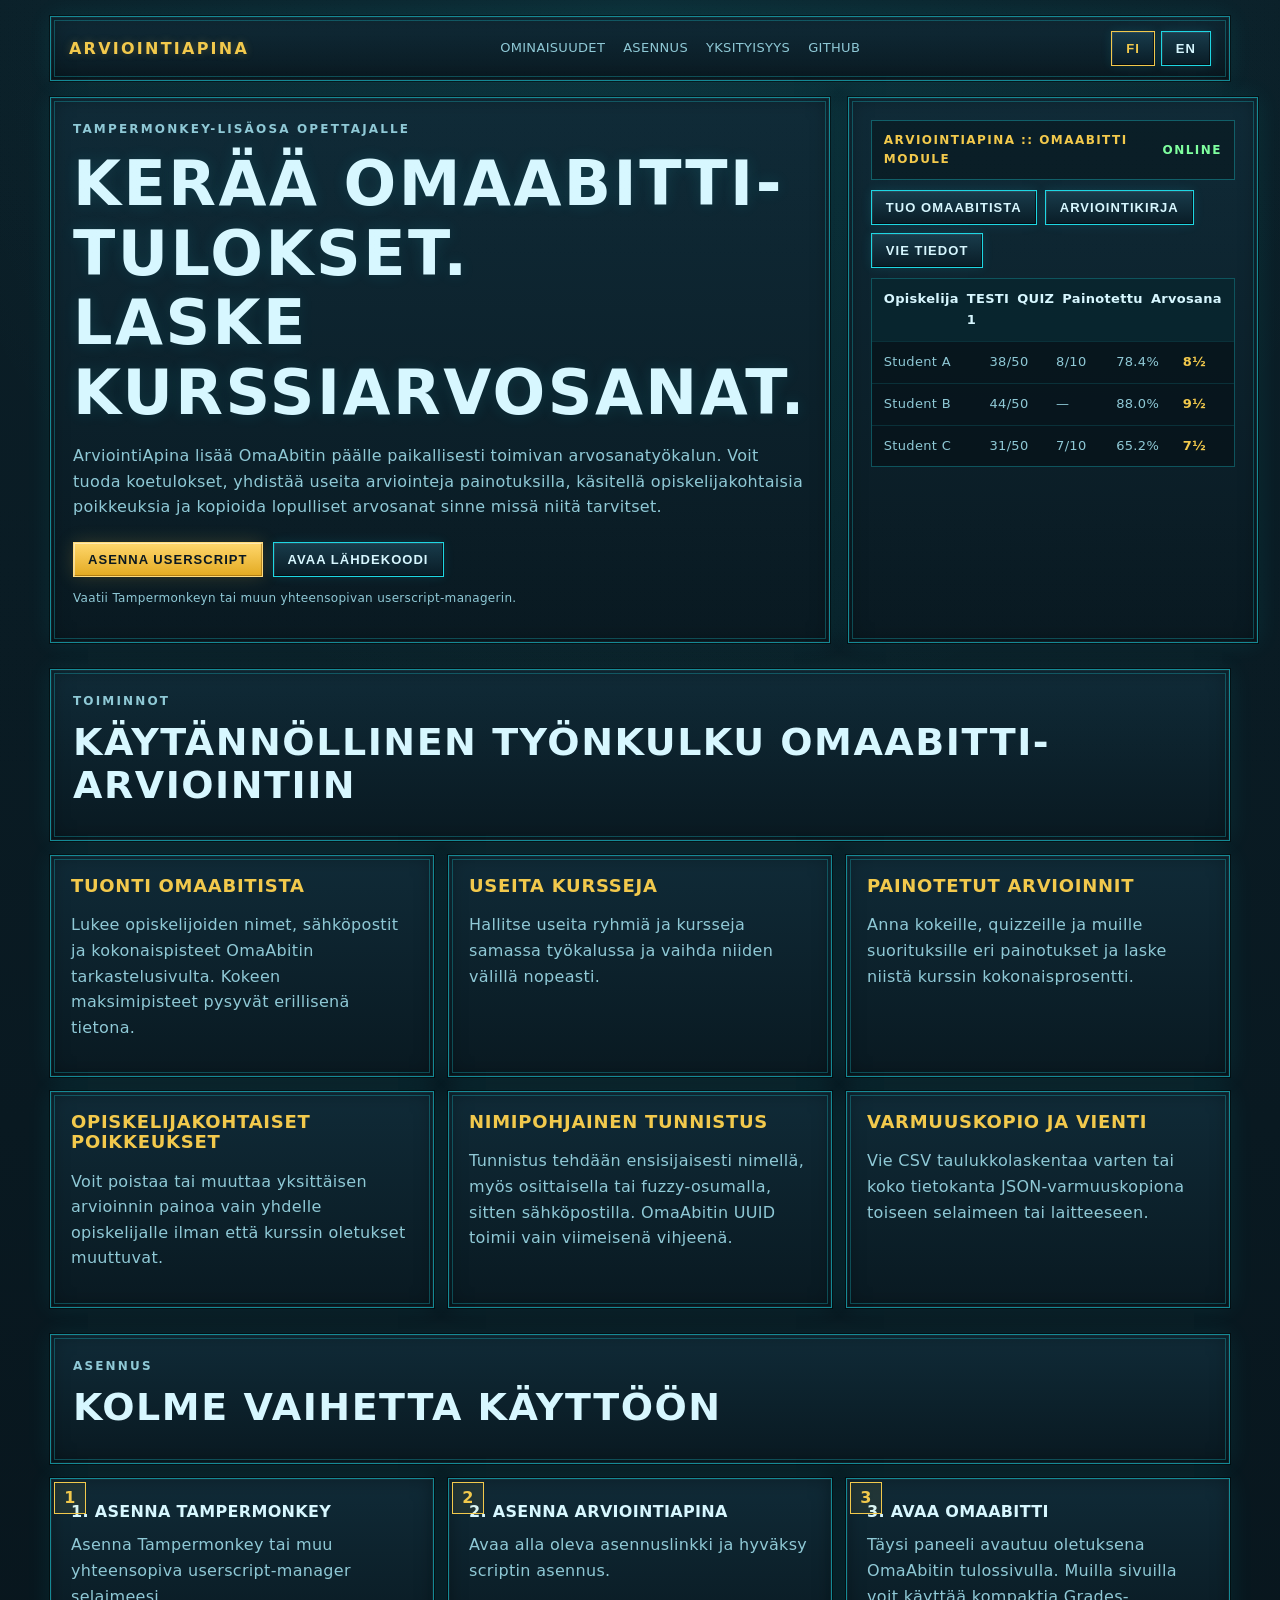
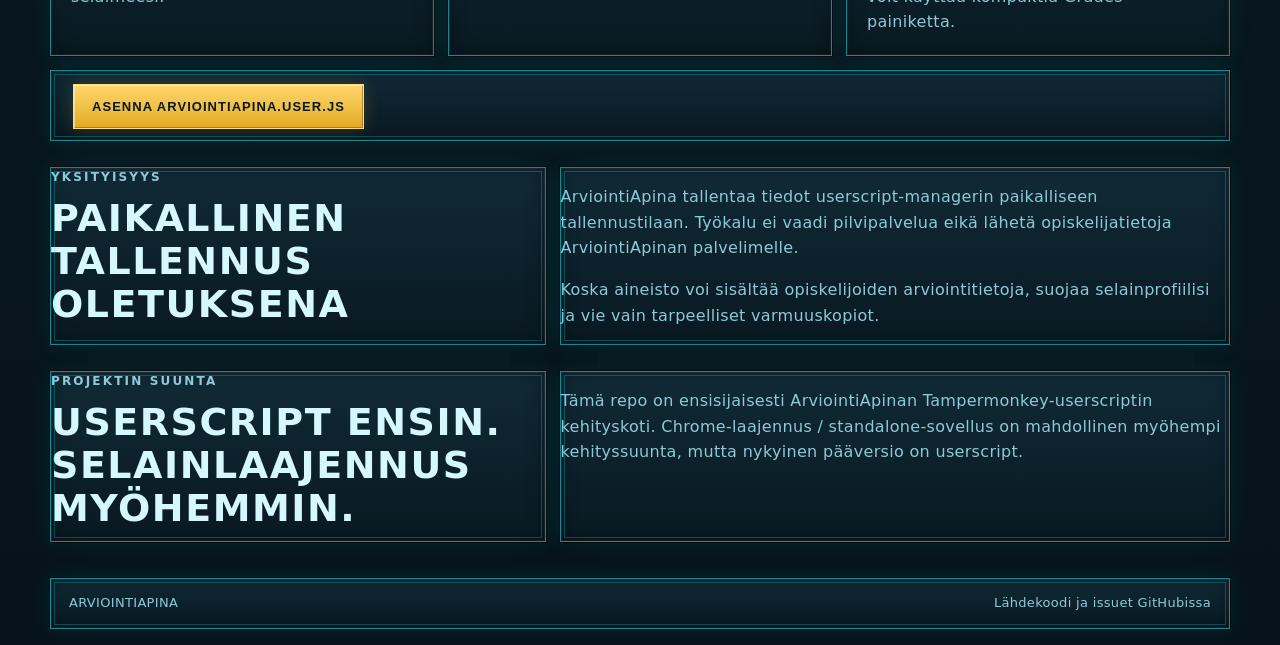
<file: web/index.html>
<!doctype html>
<html lang="fi">
<head>
  <meta charset="utf-8">
  <meta name="viewport" content="width=device-width,initial-scale=1">
  <meta name="description" content="ArviointiApina on paikallisesti toimiva Tampermonkey-työkalu OmaAbitti-arvioinnin ja kurssiarvosanojen hallintaan.">
  <title>ArviointiApina — OmaAbitti-arvioinnin apuri</title>
  <link rel="stylesheet" href="./styles.css">
  <script defer src="./site.js"></script>
</head>
<body>
  <div class="scanlines" aria-hidden="true"></div>

  <header class="site-header frame">
    <a class="brand" href="./">ARVIOINTIAPINA</a>

    <nav class="main-nav">
      <a href="#features" data-i18n="nav_features">Ominaisuudet</a>
      <a href="#install" data-i18n="nav_install">Asennus</a>
      <a href="#privacy" data-i18n="nav_privacy">Yksityisyys</a>
      <a href="https://github.com/ljrant/ArviointiApina">GitHub</a>
    </nav>

    <div class="lang-switch" aria-label="Kielivalinta">
      <button class="lang-btn active" data-lang="fi">FI</button>
      <button class="lang-btn" data-lang="en">EN</button>
    </div>
  </header>

  <main>
    <section class="hero">
      <div class="hero-copy panel">
        <p class="eyebrow" data-i18n="hero_eyebrow">Tampermonkey-lisäosa opettajalle</p>
        <h1 data-i18n="hero_title">Kerää OmaAbitti-tulokset.<br>Laske kurssiarvosanat.</h1>
        <p class="lead" data-i18n="hero_lead">
          ArviointiApina lisää OmaAbitin päälle paikallisesti toimivan arvosanatyökalun.
          Voit tuoda koetulokset, yhdistää useita arviointeja painotuksilla,
          käsitellä opiskelijakohtaisia poikkeuksia ja kopioida lopulliset arvosanat sinne missä niitä tarvitset.
        </p>

        <div class="actions">
          <a class="button primary" href="https://raw.githubusercontent.com/ljrant/ArviointiApina/main/userscript/ArviointiApina.user.js" data-i18n="hero_install">Asenna userscript</a>
          <a class="button" href="https://github.com/ljrant/ArviointiApina" data-i18n="hero_source">Avaa lähdekoodi</a>
        </div>

        <p class="fine" data-i18n="hero_fine">Vaatii Tampermonkeyn tai muun yhteensopivan userscript-managerin.</p>
      </div>

      <div class="mockup panel" aria-label="ArviointiApinan käyttöliittymäesikatselu">
        <div class="mock-titlebar">
          <span>ARVIOINTIAPINA :: OMAABITTI MODULE</span>
          <span class="status-dot">ONLINE</span>
        </div>

        <div class="mock-toolbar">
          <button data-i18n="mock_import">TUO OMAABITISTA</button>
          <button data-i18n="mock_gradebook">ARVIOINTIKIRJA</button>
          <button data-i18n="mock_export">VIE TIEDOT</button>
        </div>

        <div class="mock-window">
          <div class="mock-row mock-head">
            <span data-i18n="table_student">Opiskelija</span>
            <span>TESTI 1</span>
            <span>QUIZ</span>
            <span data-i18n="table_weighted">Painotettu</span>
            <span data-i18n="table_grade">Arvosana</span>
          </div>
          <div class="mock-row"><span>Student A</span><span>38/50</span><span>8/10</span><span>78.4%</span><strong>8½</strong></div>
          <div class="mock-row"><span>Student B</span><span>44/50</span><span>—</span><span>88.0%</span><strong>9½</strong></div>
          <div class="mock-row"><span>Student C</span><span>31/50</span><span>7/10</span><span>65.2%</span><strong>7½</strong></div>
        </div>
      </div>
    </section>

    <section id="features" class="section">
      <div class="section-heading panel">
        <p class="eyebrow" data-i18n="features_eyebrow">Toiminnot</p>
        <h2 data-i18n="features_title">Käytännöllinen työnkulku OmaAbitti-arviointiin</h2>
      </div>

      <div class="feature-grid">
        <article class="panel">
          <h3 data-i18n="f1_title">Tuonti OmaAbitista</h3>
          <p data-i18n="f1_text">Lukee opiskelijoiden nimet, sähköpostit ja kokonaispisteet OmaAbitin tarkastelusivulta. Kokeen maksimipisteet pysyvät erillisenä tietona.</p>
        </article>

        <article class="panel">
          <h3 data-i18n="f2_title">Useita kursseja</h3>
          <p data-i18n="f2_text">Hallitse useita ryhmiä ja kursseja samassa työkalussa ja vaihda niiden välillä nopeasti.</p>
        </article>

        <article class="panel">
          <h3 data-i18n="f3_title">Painotetut arvioinnit</h3>
          <p data-i18n="f3_text">Anna kokeille, quizzeille ja muille suorituksille eri painotukset ja laske niistä kurssin kokonaisprosentti.</p>
        </article>

        <article class="panel">
          <h3 data-i18n="f4_title">Opiskelijakohtaiset poikkeukset</h3>
          <p data-i18n="f4_text">Voit poistaa tai muuttaa yksittäisen arvioinnin painoa vain yhdelle opiskelijalle ilman että kurssin oletukset muuttuvat.</p>
        </article>

        <article class="panel">
          <h3 data-i18n="f5_title">Nimipohjainen tunnistus</h3>
          <p data-i18n="f5_text">Tunnistus tehdään ensisijaisesti nimellä, myös osittaisella tai fuzzy-osumalla, sitten sähköpostilla. OmaAbitin UUID toimii vain viimeisenä vihjeenä.</p>
        </article>

        <article class="panel">
          <h3 data-i18n="f6_title">Varmuuskopio ja vienti</h3>
          <p data-i18n="f6_text">Vie CSV taulukkolaskentaa varten tai koko tietokanta JSON-varmuuskopiona toiseen selaimeen tai laitteeseen.</p>
        </article>
      </div>
    </section>

    <section id="install" class="section">
      <div class="section-heading panel">
        <p class="eyebrow" data-i18n="install_eyebrow">Asennus</p>
        <h2 data-i18n="install_title">Kolme vaihetta käyttöön</h2>
      </div>

      <ol class="steps">
        <li class="panel">
          <strong data-i18n="s1_title">1. Asenna Tampermonkey</strong>
          <span data-i18n="s1_text">Asenna Tampermonkey tai muu yhteensopiva userscript-manager selaimeesi.</span>
        </li>
        <li class="panel">
          <strong data-i18n="s2_title">2. Asenna ArviointiApina</strong>
          <span data-i18n="s2_text">Avaa alla oleva asennuslinkki ja hyväksy scriptin asennus.</span>
        </li>
        <li class="panel">
          <strong data-i18n="s3_title">3. Avaa OmaAbitti</strong>
          <span data-i18n="s3_text">Täysi paneeli avautuu oletuksena OmaAbitin tulossivulla. Muilla sivuilla voit käyttää kompaktia Grades-painiketta.</span>
        </li>
      </ol>

      <div class="cta-panel panel">
        <a class="button primary large" href="https://raw.githubusercontent.com/ljrant/ArviointiApina/main/userscript/ArviointiApina.user.js" data-i18n="install_cta">Asenna ArviointiApina.user.js</a>
      </div>
    </section>

    <section id="privacy" class="section split">
      <div class="panel">
        <p class="eyebrow" data-i18n="privacy_eyebrow">Yksityisyys</p>
        <h2 data-i18n="privacy_title">Paikallinen tallennus oletuksena</h2>
      </div>

      <div class="panel">
        <p data-i18n="privacy_text1">ArviointiApina tallentaa tiedot userscript-managerin paikalliseen tallennustilaan. Työkalu ei vaadi pilvipalvelua eikä lähetä opiskelijatietoja ArviointiApinan palvelimelle.</p>
        <p data-i18n="privacy_text2">Koska aineisto voi sisältää opiskelijoiden arviointitietoja, suojaa selainprofiilisi ja vie vain tarpeelliset varmuuskopiot.</p>
      </div>
    </section>

    <section class="section split">
      <div class="panel">
        <p class="eyebrow" data-i18n="roadmap_eyebrow">Projektin suunta</p>
        <h2 data-i18n="roadmap_title">Userscript ensin. Selainlaajennus myöhemmin.</h2>
      </div>

      <div class="panel">
        <p data-i18n="roadmap_text">Tämä repo on ensisijaisesti ArviointiApinan Tampermonkey-userscriptin kehityskoti. Chrome-laajennus / standalone-sovellus on mahdollinen myöhempi kehityssuunta, mutta nykyinen pääversio on userscript.</p>
      </div>
    </section>
  </main>

  <footer class="site-footer frame">
    <span>ARVIOINTIAPINA</span>
    <a href="https://github.com/ljrant/ArviointiApina" data-i18n="footer_link">Lähdekoodi ja issuet GitHubissa</a>
  </footer>
</body>
</html>
</file>
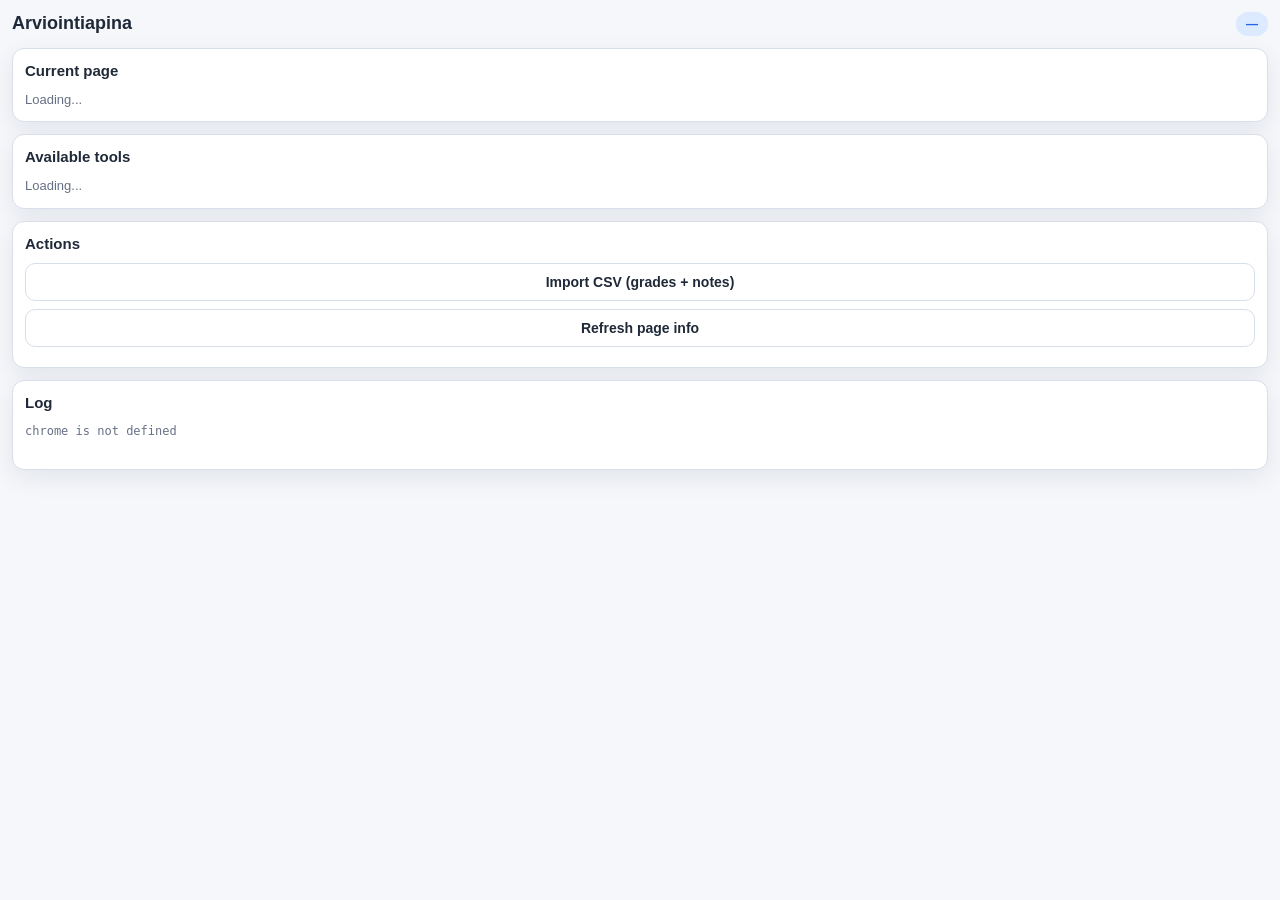
<file: src/sidepanel/sidepanel.html>
<!doctype html>
<html lang="en">
  <head>
    <meta charset="utf-8" />
    <title>Arviointiapina</title>
    <meta name="viewport" content="width=device-width, initial-scale=1" />

    <link rel="stylesheet" href="sidepanel.css" />
  </head>

  <body>
    <div class="app">
      <div class="app-header">
        <h1>Arviointiapina</h1>
        <div id="site-badge">—</div>
      </div>

      <div class="card">
        <h2>Current page</h2>
        <div id="current-page">Loading...</div>
      </div>

      <div class="card">
        <h2>Available tools</h2>
        <div id="tools-list" class="tool-list">Loading...</div>
      </div>

      <div class="card">
        <h2>Actions</h2>

        <!-- CSV import -->
        <input id="csv-file" type="file" accept=".csv,text/csv" />

        <button id="btn-upload-csv">
          Import CSV (grades + notes)
        </button>

        <button id="btn-refresh">
          Refresh page info
        </button>
      </div>

      <div class="card">
        <h2>Log</h2>
        <pre id="log"></pre>
      </div>
    </div>

    <script src="sidepanel.js"></script>
  </body>
</html>
</file>
<file: web/styles.css>
:root{
  --bg:#07131a;
  --bg2:#0b1f28;
  --panel:#0b202b;
  --panel2:#102b38;
  --line:#1ed6e3;
  --line-dim:#158995;
  --text:#d7f7ff;
  --text-dim:#8fc9d6;
  --accent:#f2c94c;
  --accent-2:#ff9f1c;
  --danger:#ff6b6b;
  --shadow:0 0 0 1px rgba(0,0,0,.5),0 0 24px rgba(0,255,255,.08);
  --inner:inset 0 0 0 1px rgba(255,255,255,.04),inset 0 0 18px rgba(0,0,0,.35);
}
*{box-sizing:border-box}
html{scroll-behavior:smooth}
body{
  margin:0;
  min-height:100vh;
  color:var(--text);
  background:
    radial-gradient(circle at top,rgba(31,214,227,.08),transparent 32%),
    linear-gradient(180deg,var(--bg2),var(--bg));
  font:16px/1.6 "Trebuchet MS","Verdana","Tahoma",system-ui,sans-serif;
  letter-spacing:.02em;
  overflow-x:hidden;
}
.scanlines{
  pointer-events:none;position:fixed;inset:0;z-index:9999;opacity:.12;
  background:repeating-linear-gradient(to bottom,rgba(255,255,255,.03) 0,rgba(255,255,255,.03) 1px,transparent 2px,transparent 4px)
}
a{color:inherit}
.frame,.panel,.mockup{
  position:relative;
  border:1px solid var(--line-dim);
  background:linear-gradient(180deg,rgba(16,43,56,.96),rgba(9,25,33,.96));
  box-shadow:var(--shadow),var(--inner)
}
.frame::before,.panel::before,.mockup::before{
  content:"";position:absolute;inset:3px;border:1px solid rgba(30,214,227,.28);pointer-events:none
}
.site-header,.site-footer{
  width:min(1180px,calc(100% - 32px));margin:16px auto;padding:14px 18px
}
.site-header{display:flex;align-items:center;justify-content:space-between;gap:18px;flex-wrap:wrap}
.brand{
  text-decoration:none;font-weight:900;color:var(--accent);
  text-shadow:0 0 8px rgba(242,201,76,.25);letter-spacing:.14em
}
.main-nav{display:flex;gap:18px;flex-wrap:wrap}
.main-nav a{text-decoration:none;color:var(--text-dim);text-transform:uppercase;font-size:13px}
.main-nav a:hover{color:var(--accent)}
.lang-switch{display:flex;gap:6px}
.lang-btn,.button,.mock-toolbar button{
  appearance:none;border:1px solid var(--line);
  background:linear-gradient(180deg,rgba(25,61,77,.96),rgba(9,28,38,.96));
  color:var(--text);padding:10px 14px;text-decoration:none;cursor:pointer;
  font:700 13px/1 "Verdana","Tahoma",sans-serif;text-transform:uppercase;letter-spacing:.08em;
  box-shadow:inset 1px 1px 0 rgba(255,255,255,.08),inset -1px -1px 0 rgba(0,0,0,.55),0 0 10px rgba(30,214,227,.12)
}
.lang-btn:hover,.button:hover,.mock-toolbar button:hover{color:var(--accent);border-color:var(--accent)}
.lang-btn.active{color:var(--accent);border-color:var(--accent)}
.button.primary{
  color:#0a1820;background:linear-gradient(180deg,#ffd76d,#e3aa21);border-color:#ffdb7d;
  box-shadow:inset 1px 1px 0 rgba(255,255,255,.45),inset -1px -1px 0 rgba(116,72,0,.45),0 0 18px rgba(242,201,76,.18)
}
.button.primary:hover{color:#09151b;background:linear-gradient(180deg,#ffe596,#f2c94c)}
.button.large{padding:14px 18px}
main{width:min(1180px,calc(100% - 32px));margin:0 auto 36px}
.hero{display:grid;grid-template-columns:1.05fr .95fr;gap:18px;margin-bottom:26px}
.hero-copy,.mockup,.section-heading,.cta-panel{padding:22px}
.eyebrow{margin:0 0 10px;color:var(--accent);text-transform:uppercase;letter-spacing:.18em;font-size:12px;font-weight:900}
h1,h2,h3{margin:0 0 12px;line-height:1.12;text-transform:uppercase;letter-spacing:.04em}
h1{font-size:clamp(34px,5vw,62px);text-shadow:0 0 16px rgba(30,214,227,.12)}
h2{font-size:clamp(24px,3vw,38px)}
h3{font-size:18px;color:var(--accent)}
.lead,.panel p,.steps span{color:var(--text-dim)}
.actions{display:flex;gap:10px;flex-wrap:wrap;margin:22px 0 12px}
.fine{font-size:12px;color:var(--text-dim)}
.mock-titlebar{
  display:flex;justify-content:space-between;align-items:center;padding:10px 12px;
  border:1px solid rgba(30,214,227,.35);margin-bottom:10px;background:rgba(7,22,29,.55);
  color:var(--accent);font-size:12px;font-weight:700;letter-spacing:.12em
}
.status-dot{color:#7fff9f}
.mock-toolbar{display:flex;gap:8px;margin-bottom:10px;flex-wrap:wrap}
.mock-window{border:1px solid rgba(30,214,227,.32);background:rgba(6,18,24,.75)}
.mock-row{display:grid;grid-template-columns:1.5fr .9fr .8fr .9fr .6fr;gap:8px;padding:10px 12px;border-top:1px solid rgba(30,214,227,.14);color:var(--text-dim);font-size:13px}
.mock-row strong{color:var(--accent)}
.mock-head{border-top:0;color:var(--text);background:rgba(30,214,227,.08);font-weight:700}
.section{margin-bottom:26px}
.section-heading{margin-bottom:14px}
.feature-grid{display:grid;grid-template-columns:repeat(3,1fr);gap:14px}
.feature-grid article{padding:20px}
.steps{list-style:none;padding:0;margin:14px 0;display:grid;grid-template-columns:repeat(3,1fr);gap:14px;counter-reset:steps}
.steps li{padding:20px;counter-increment:steps;position:relative}
.steps li::before{
  content:counter(steps);display:inline-grid;place-items:center;width:30px;height:30px;margin-bottom:10px;
  border:1px solid var(--accent);color:var(--accent);background:rgba(242,201,76,.08);font-weight:900
}
.steps strong{display:block;margin-bottom:8px;color:var(--text);text-transform:uppercase}
.split{display:grid;grid-template-columns:.85fr 1.15fr;gap:14px}
.site-footer{display:flex;justify-content:space-between;gap:12px;font-size:13px;color:var(--text-dim)}
.site-footer a{text-decoration:none}.site-footer a:hover{color:var(--accent)}
@media(max-width:980px){
  .hero,.split{grid-template-columns:1fr}
  .feature-grid,.steps{grid-template-columns:1fr 1fr}
}
@media(max-width:640px){
  .feature-grid,.steps{grid-template-columns:1fr}
  .site-header,.site-footer{width:calc(100% - 20px);margin:10px auto}
  main{width:calc(100% - 20px)}
  .mock-row{grid-template-columns:1.2fr .8fr .7fr .8fr .5fr;font-size:12px}
  .main-nav{width:100%;gap:10px}
}
</file>
<file: src/sidepanel/sidepanel.css>
:root {
  color-scheme: light;
  --bg: #f5f7fb;
  --card: #ffffff;
  --border: #d8deea;
  --text: #1f2937;
  --muted: #667085;
  --accent: #2563eb;
  --accent-soft: #dbeafe;
  --success: #127a3f;
  --warning: #9a6700;
  --danger: #b42318;
  --shadow: 0 8px 24px rgba(16, 24, 40, 0.08);
  --radius: 12px;
}

* {
  box-sizing: border-box;
}

html,
body {
  margin: 0;
  padding: 0;
  font-family: Arial, Helvetica, sans-serif;
  background: var(--bg);
  color: var(--text);
}

body {
  min-width: 320px;
}

.app {
  padding: 12px;
}

.app-header {
  display: flex;
  align-items: center;
  justify-content: space-between;
  gap: 8px;
  margin-bottom: 12px;
}

.app-header h1 {
  margin: 0;
  font-size: 18px;
  line-height: 1.2;
}

.card {
  background: var(--card);
  border: 1px solid var(--border);
  border-radius: var(--radius);
  box-shadow: var(--shadow);
  padding: 12px;
  margin-bottom: 12px;
}

.card h2 {
  margin: 0 0 10px 0;
  font-size: 15px;
  line-height: 1.3;
}

#site-badge {
  padding: 5px 10px;
  border-radius: 999px;
  background: var(--accent-soft);
  color: var(--accent);
  font-size: 12px;
  font-weight: 700;
  white-space: nowrap;
}

button {
  width: 100%;
  display: block;
  margin: 0 0 8px 0;
  padding: 10px 12px;
  border: 1px solid var(--border);
  border-radius: 10px;
  background: #fff;
  color: var(--text);
  font-size: 14px;
  font-weight: 600;
  cursor: pointer;
  transition:
    background 0.15s ease,
    border-color 0.15s ease,
    transform 0.02s ease;
}

button:hover {
  border-color: var(--accent);
  background: #f8fbff;
}

button:active {
  transform: translateY(1px);
}

button:disabled {
  opacity: 0.6;
  cursor: default;
}

input[type="file"] {
  display: none;
}

#current-page,
#tools-list,
#db-status,
#actions {
  font-size: 13px;
  color: var(--muted);
  line-height: 1.45;
  white-space: pre-wrap;
  word-break: break-word;
}

#db-status {
  margin-top: 6px;
  min-height: 18px;
}

#log {
  margin: 0;
  font-size: 12px;
  line-height: 1.45;
  color: var(--muted);
  white-space: pre-wrap;
  word-break: break-word;
  max-height: 220px;
  overflow: auto;
}

.tool-list {
  display: flex;
  flex-direction: column;
  gap: 6px;
}

.tool-chip {
  display: inline-block;
  padding: 6px 8px;
  border-radius: 8px;
  background: #f3f4f6;
  border: 1px solid var(--border);
  color: var(--text);
  font-size: 12px;
}
</file>
